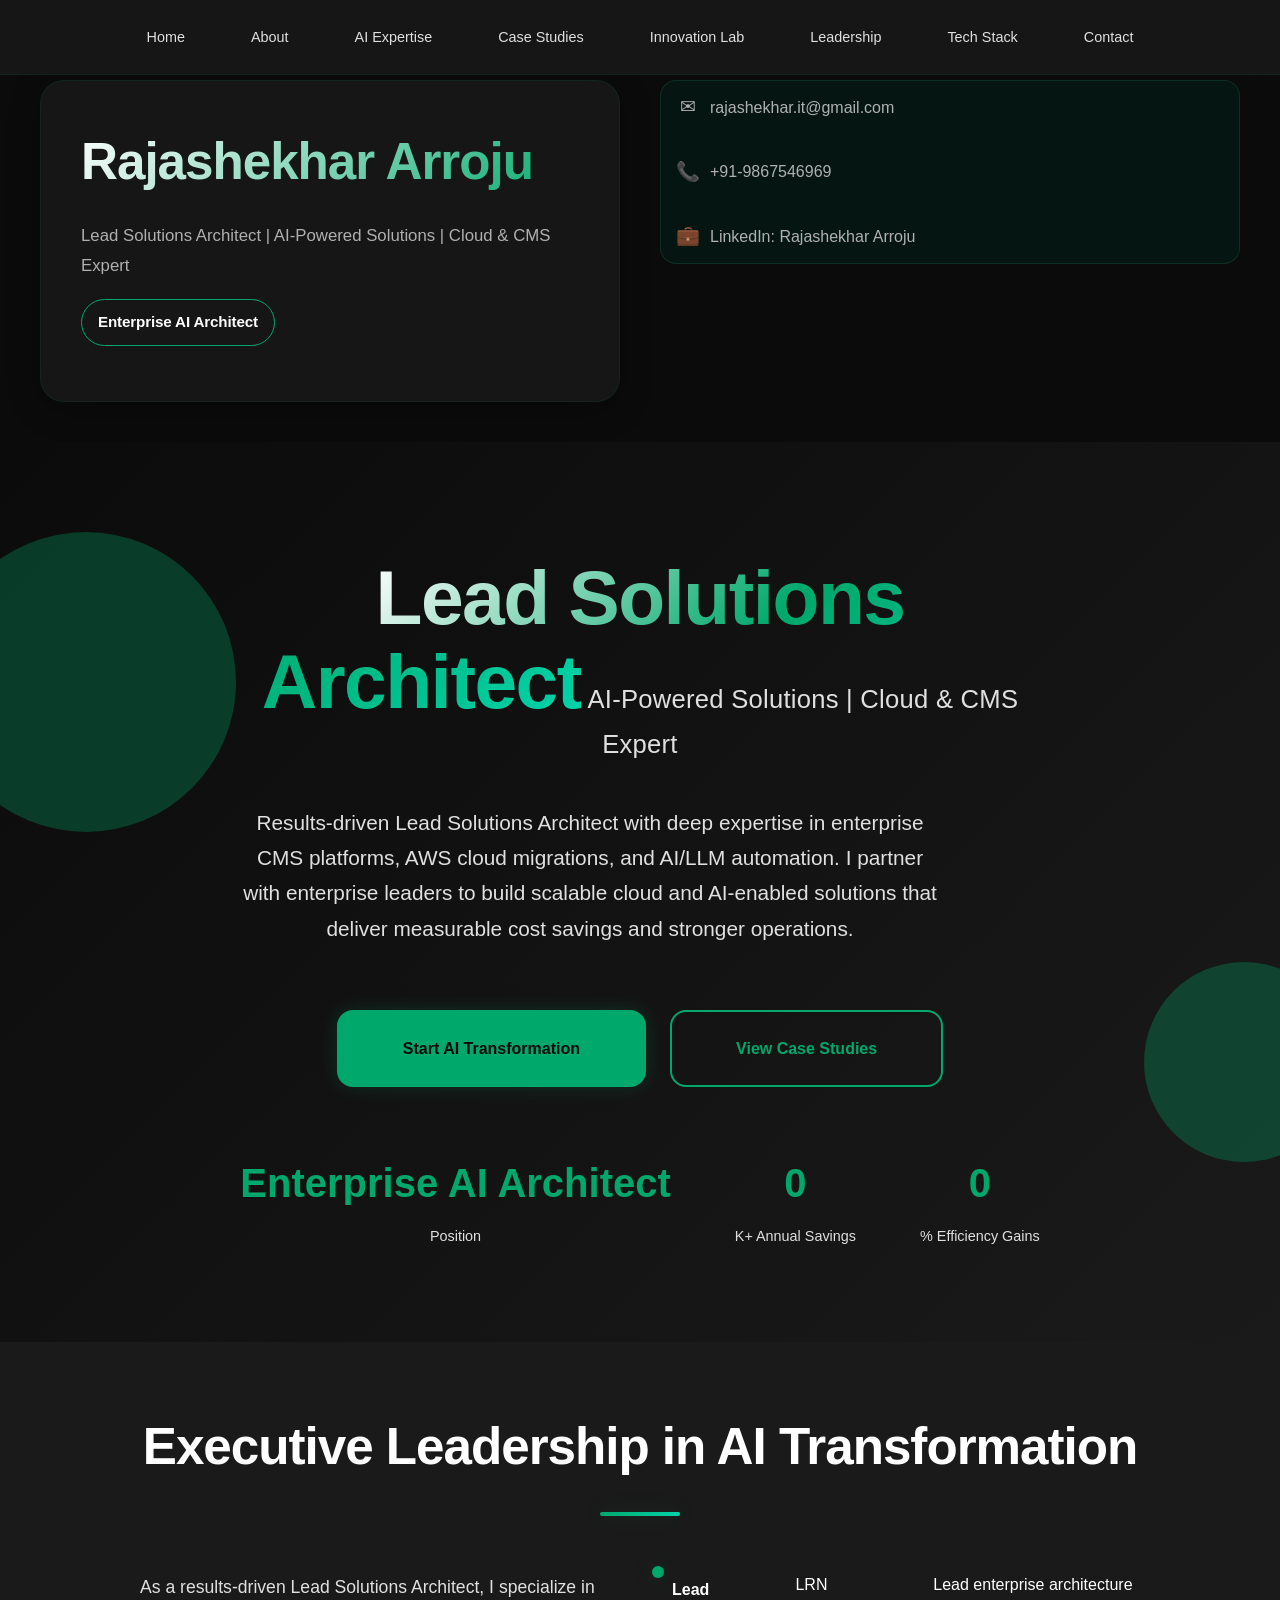
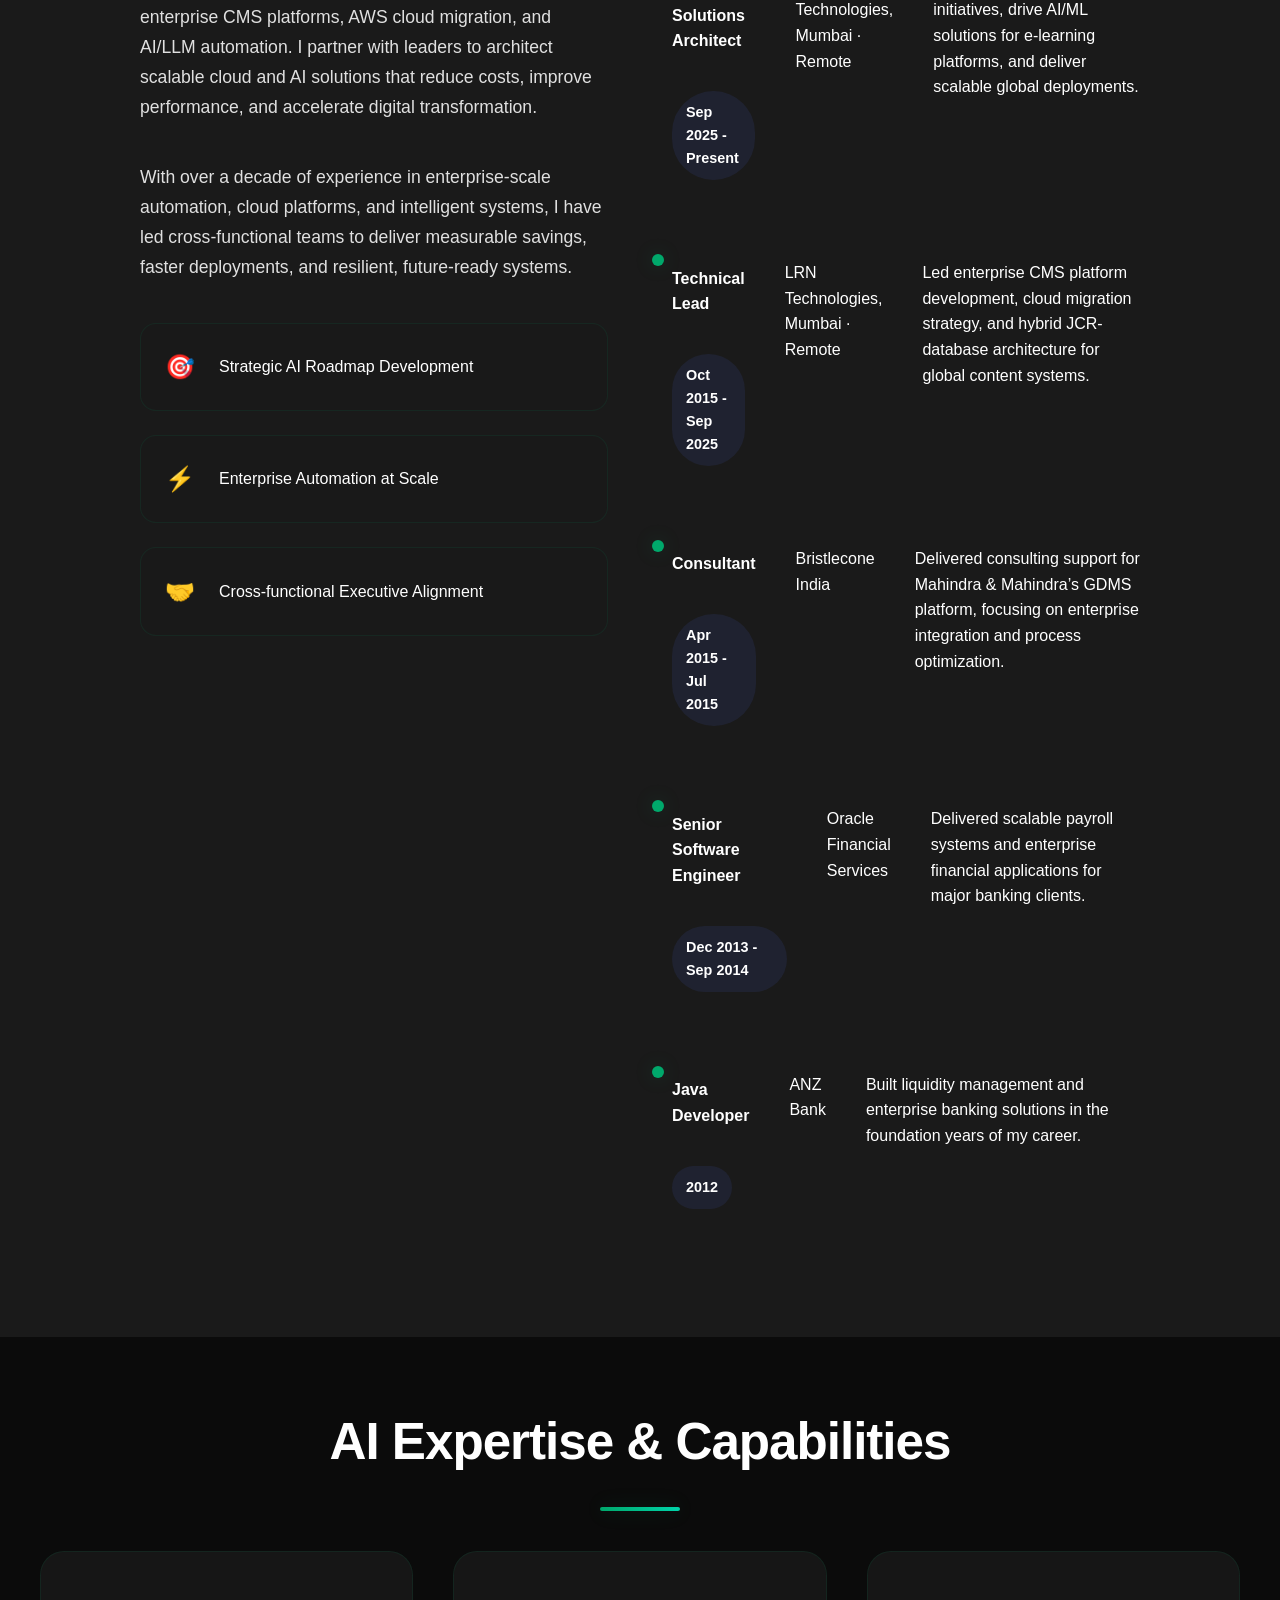
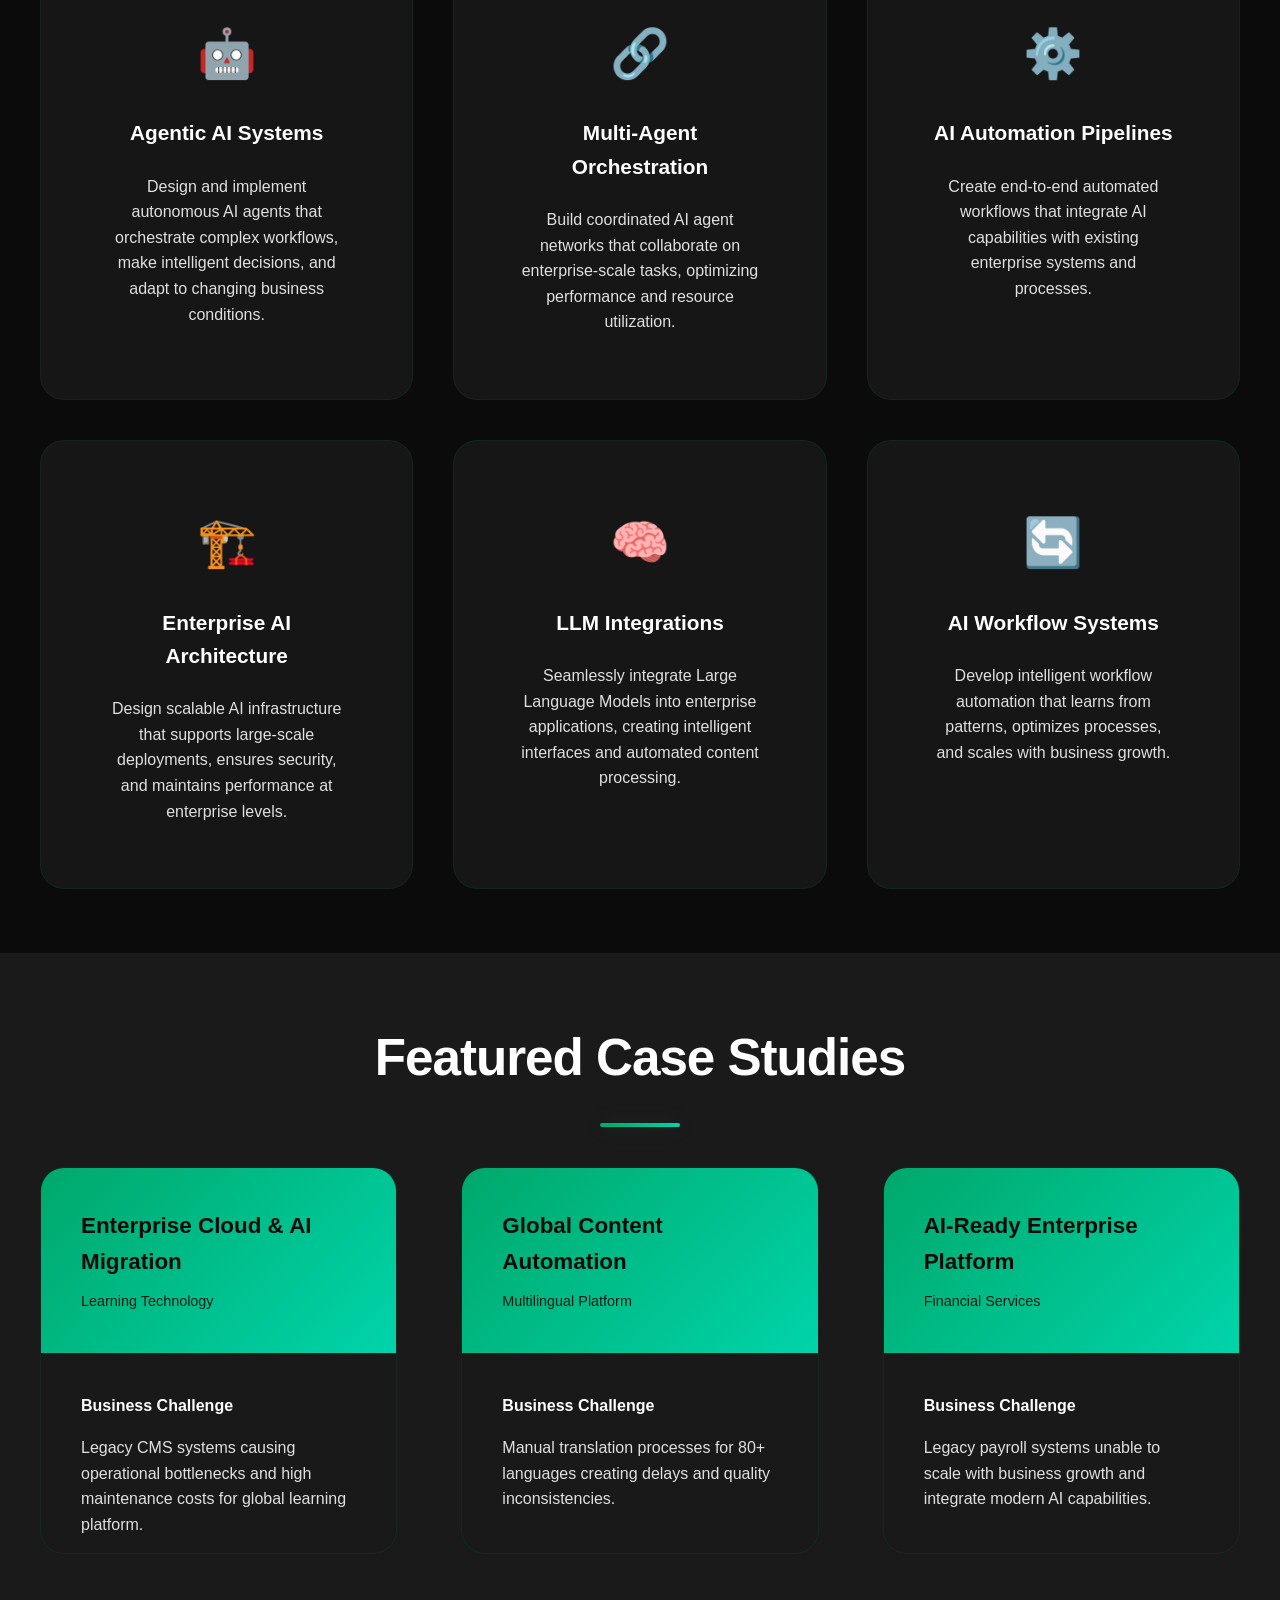
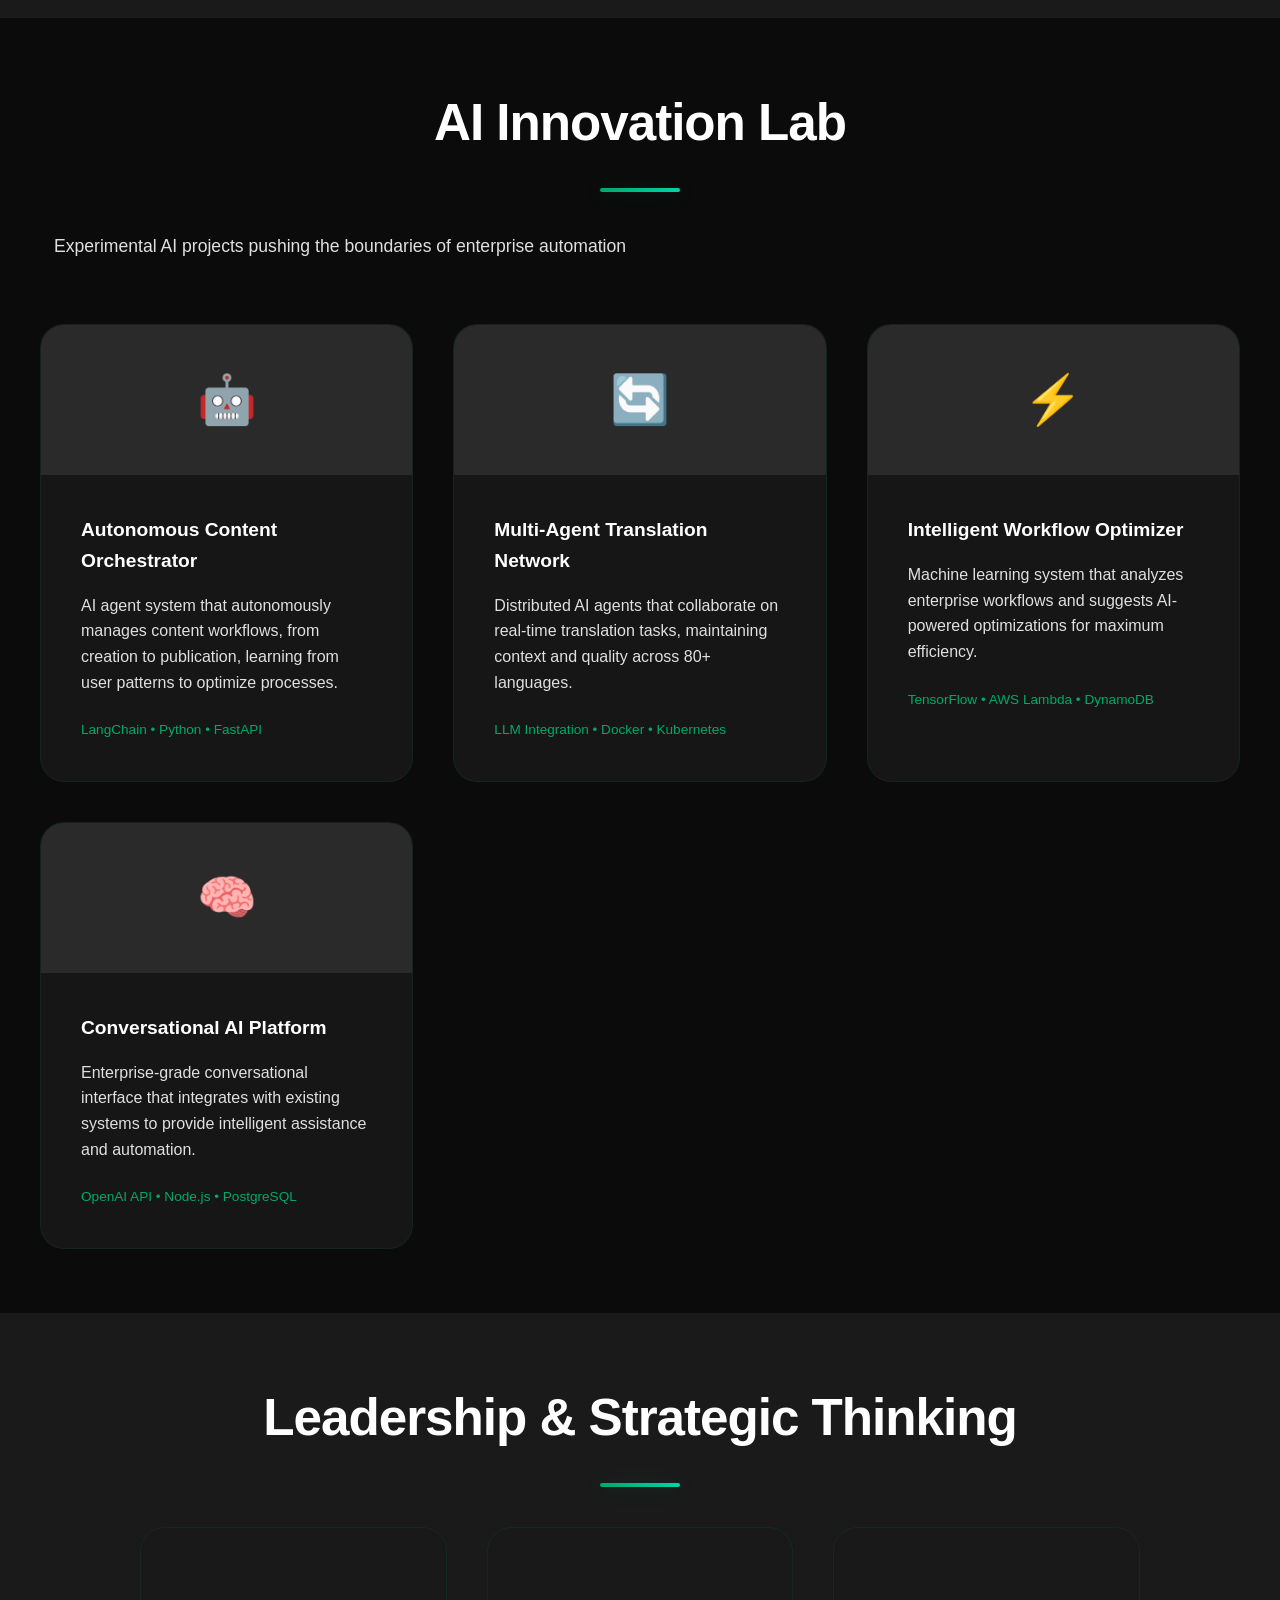
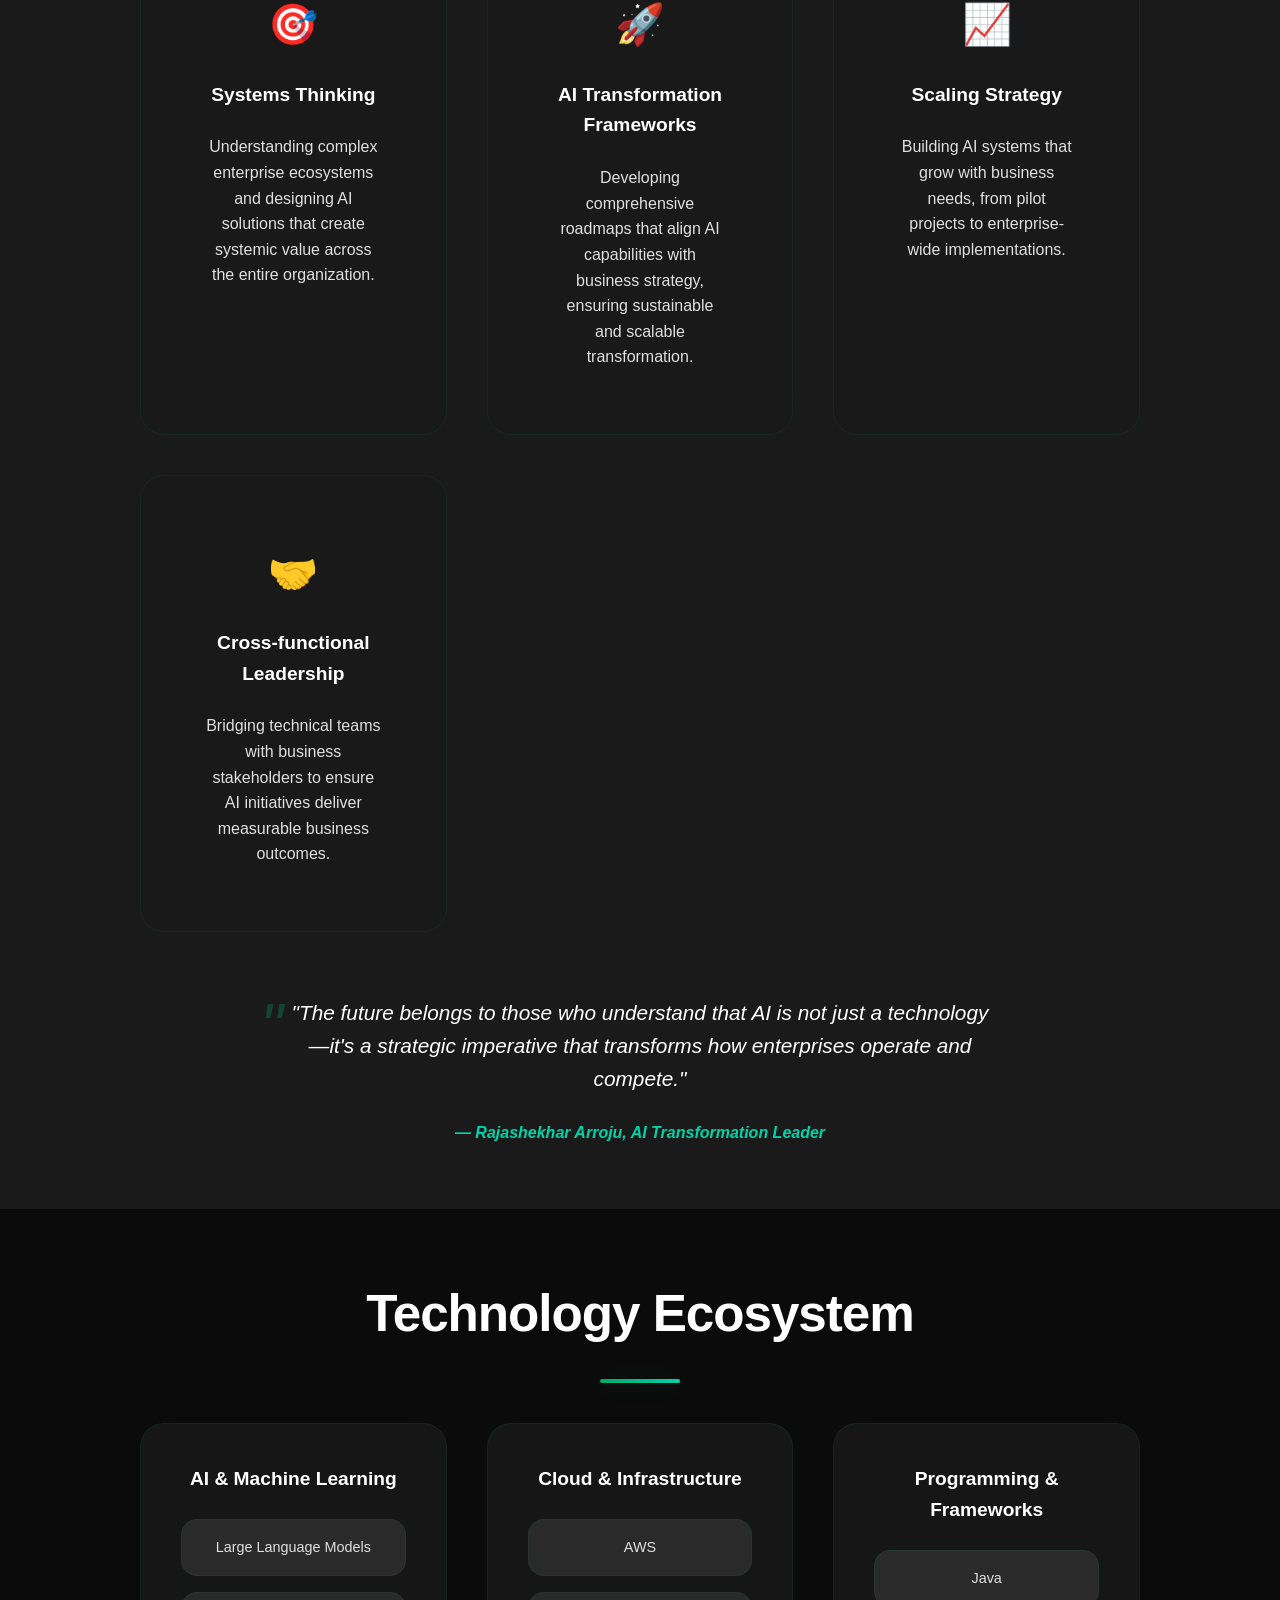
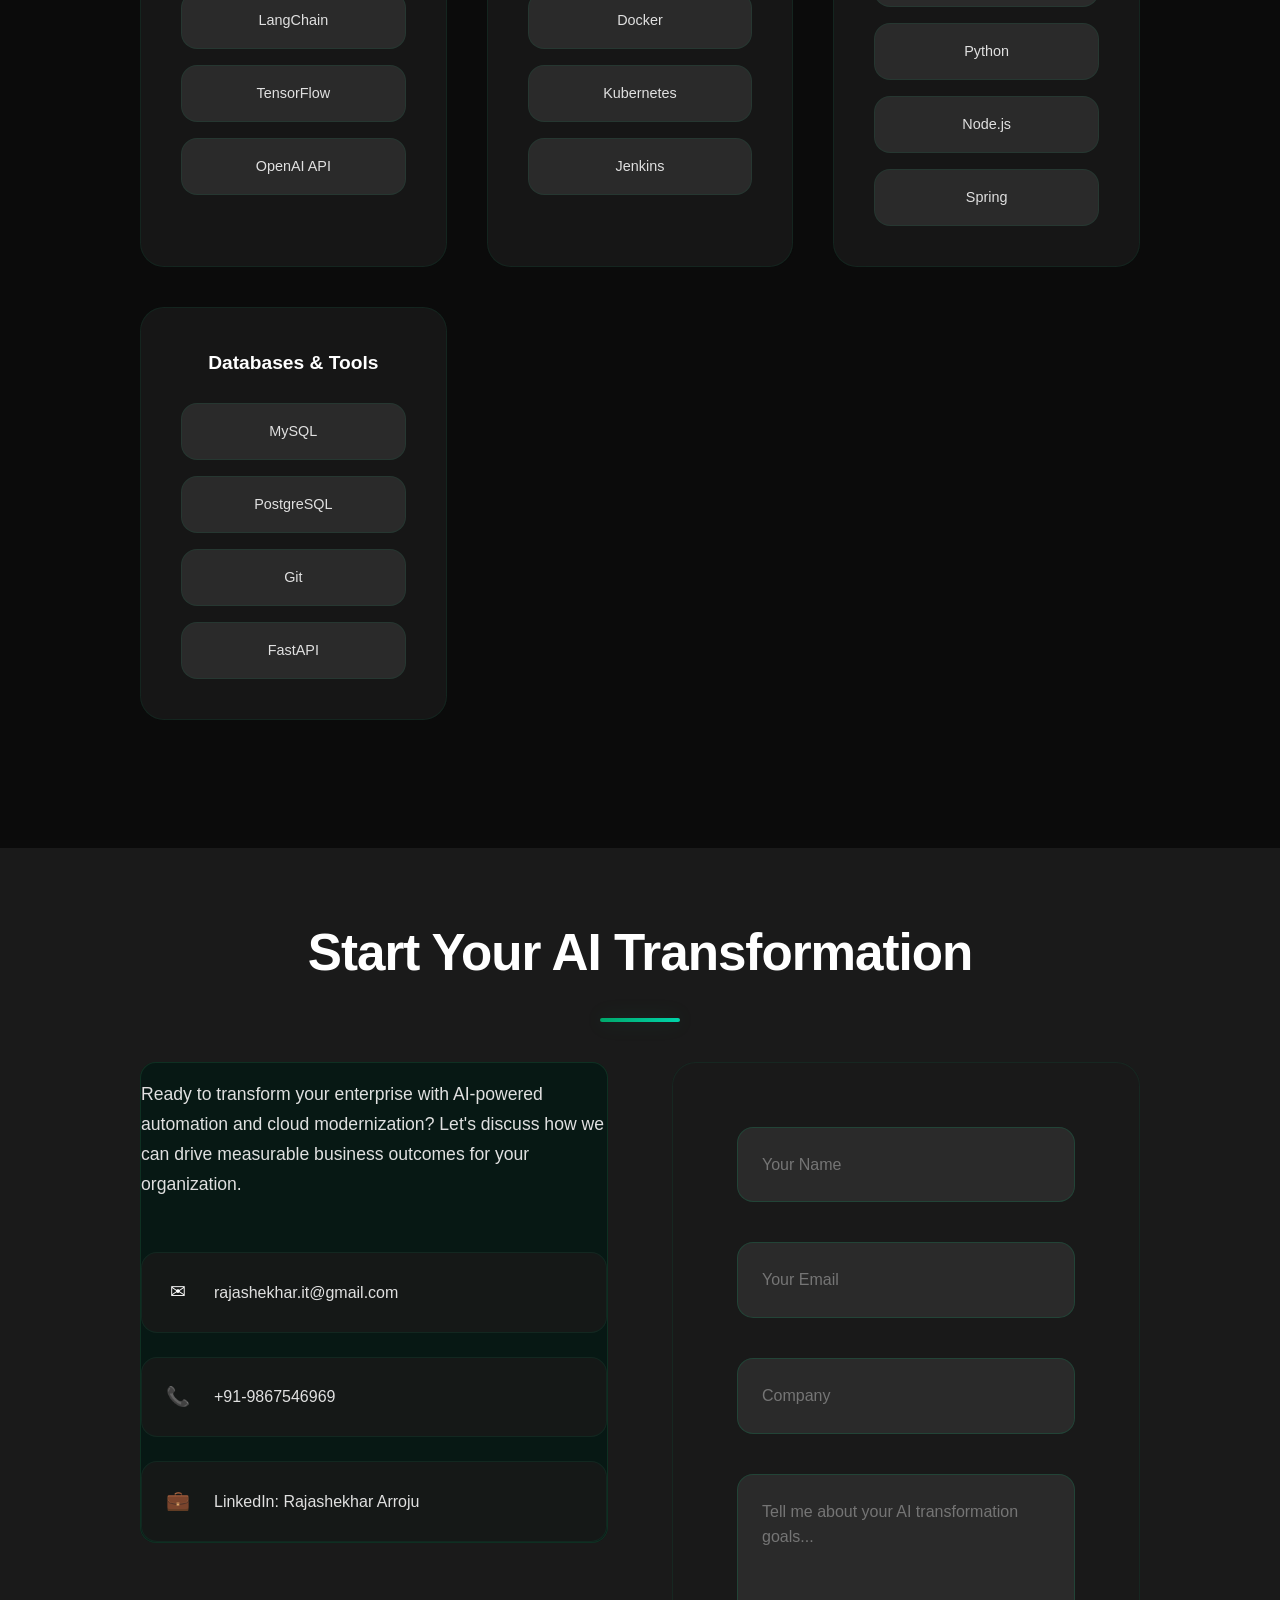
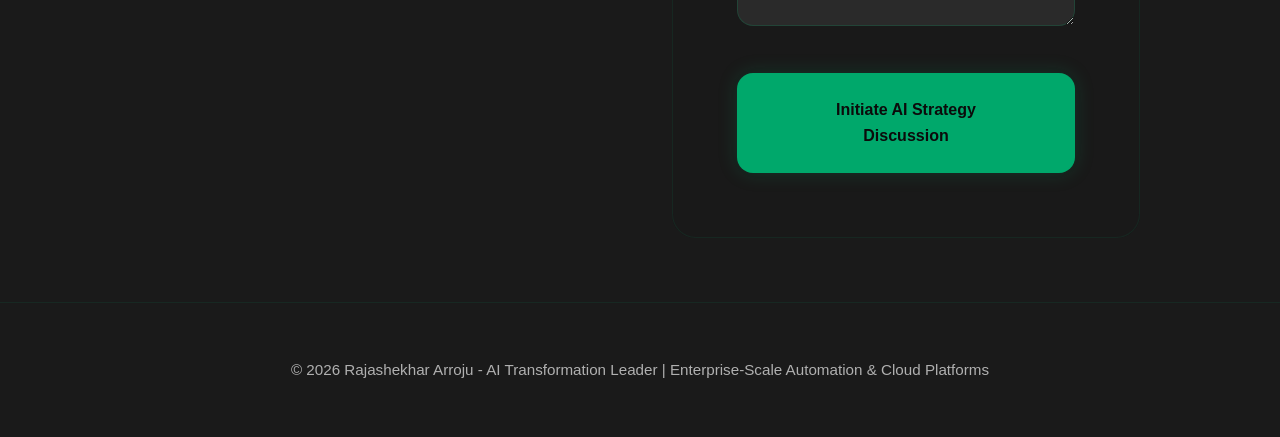
<file: index.html>
<!DOCTYPE html>
<html lang="en">
<head>
    <meta charset="UTF-8">
    <meta name="viewport" content="width=device-width, initial-scale=1.0">
    <title>Rajashekhar Arroju - Lead Solutions Architect | AI-Powered Solutions | Cloud & CMS Expert</title>
    <link rel="stylesheet" href="style.css">
</head>
<body>
    <!-- Header Section -->
    <header class="header">
        <div class="container">
            <div class="header-content">
                <div class="header-info">
                    <h1 class="name">Rajashekhar Arroju</h1>
                    <p class="title">Lead Solutions Architect | AI-Powered Solutions | Cloud & CMS Expert</p>
                    <p class="experience-badge" id="experience-badge">Enterprise AI Architect</p>
                </div>
                <div class="contact-info">
                    <a href="mailto:rajashekhar.it@gmail.com" class="contact-item">
                        <span class="contact-icon">✉</span>
                        rajashekhar.it@gmail.com
                    </a>
                    <a href="tel:+91-9867546969" class="contact-item">
                        <span class="contact-icon">📞</span>
                        +91-9867546969
                    </a>
                    <a href="#" target="_blank" class="contact-item">
                        <span class="contact-icon">💼</span>
                        LinkedIn: Rajashekhar Arroju
                    </a>
                </div>
            </div>
        </div>
    </header>

    <!-- Navigation -->
    <nav class="nav">
        <div class="container">
            <ul class="nav-links">
                <li><a href="#hero" class="nav-link">Home</a></li>
                <li><a href="#about" class="nav-link">About</a></li>
                <li><a href="#expertise" class="nav-link">AI Expertise</a></li>
                <li><a href="#case-studies" class="nav-link">Case Studies</a></li>
                <li><a href="#innovation" class="nav-link">Innovation Lab</a></li>
                <li><a href="#leadership" class="nav-link">Leadership</a></li>
                <li><a href="#tech-stack" class="nav-link">Tech Stack</a></li>
                <li><a href="#contact" class="nav-link">Contact</a></li>
            </ul>
        </div>
    </nav>

    <!-- Hero Section -->
    <section id="hero" class="section hero-section">
        <div class="container">
            <div class="hero-content">
                <h1 class="hero-title">
                    <span class="hero-title-main">Lead Solutions Architect</span>
                    <span class="hero-title-sub">AI-Powered Solutions | Cloud & CMS Expert</span>
                </h1>
                <p class="hero-description">
                    Results-driven Lead Solutions Architect with deep expertise in enterprise CMS platforms, AWS cloud migrations, and AI/LLM automation. I partner with enterprise leaders to build scalable cloud and AI-enabled solutions that deliver measurable cost savings and stronger operations.
                </p>
                <div class="hero-ctas">
                    <a href="#contact" class="cta-primary">Start AI Transformation</a>
                    <a href="#case-studies" class="cta-secondary">View Case Studies</a>
                </div>
                <div class="hero-stats">
                    <div class="stat-item">
                        <span class="stat-number">Enterprise AI Architect</span>
                        <span class="stat-label">Position</span>
                    </div>
                    <div class="stat-item">
                        <span class="stat-number" data-target="200">0</span>
                        <span class="stat-label">K+ Annual Savings</span>
                    </div>
                    <div class="stat-item">
                        <span class="stat-number" data-target="80">0</span>
                        <span class="stat-label">% Efficiency Gains</span>
                    </div>
                </div>
            </div>
            <div class="hero-particles"></div>
        </div>
    </section>

    <!-- Executive About Section -->
    <section id="about" class="section about-section">
        <div class="container">
            <div class="about-content">
                <h2 class="section-title">Executive Leadership in AI Transformation</h2>
                <div class="about-grid">
                    <div class="about-text">
                        <p>As a results-driven Lead Solutions Architect, I specialize in enterprise CMS platforms, AWS cloud migration, and AI/LLM automation. I partner with leaders to architect scalable cloud and AI solutions that reduce costs, improve performance, and accelerate digital transformation.</p>
                        <p>With over a decade of experience in enterprise-scale automation, cloud platforms, and intelligent systems, I have led cross-functional teams to deliver measurable savings, faster deployments, and resilient, future-ready systems.</p>
                        <div class="about-highlights">
                            <div class="highlight-item">
                                <span class="highlight-icon">🎯</span>
                                <span>Strategic AI Roadmap Development</span>
                            </div>
                            <div class="highlight-item">
                                <span class="highlight-icon">⚡</span>
                                <span>Enterprise Automation at Scale</span>
                            </div>
                            <div class="highlight-item">
                                <span class="highlight-icon">🤝</span>
                                <span>Cross-functional Executive Alignment</span>
                            </div>
                        </div>
                    </div>
                    <div class="about-timeline">
                        <div class="timeline-milestone">
                            <div class="timeline-header">
                                <h4>Lead Solutions Architect</h4>
                                <span class="timeline-period period" data-start="2025-09" data-end="present">Sep 2025 - Present</span>
                            </div>
                            <p>LRN Technologies, Mumbai · Remote</p>
                            <p>Lead enterprise architecture initiatives, drive AI/ML solutions for e-learning platforms, and deliver scalable global deployments.</p>
                        </div>
                        <div class="timeline-milestone">
                            <div class="timeline-header">
                                <h4>Technical Lead</h4>
                                <span class="timeline-period period" data-start="2015-10" data-end="2025-09">Oct 2015 - Sep 2025</span>
                            </div>
                            <p>LRN Technologies, Mumbai · Remote</p>
                            <p>Led enterprise CMS platform development, cloud migration strategy, and hybrid JCR-database architecture for global content systems.</p>
                        </div>
                        <div class="timeline-milestone">
                            <div class="timeline-header">
                                <h4>Consultant</h4>
                                <span class="timeline-period period" data-start="2015-04" data-end="2015-07">Apr 2015 - Jul 2015</span>
                            </div>
                            <p>Bristlecone India</p>
                            <p>Delivered consulting support for Mahindra & Mahindra’s GDMS platform, focusing on enterprise integration and process optimization.</p>
                        </div>
                        <div class="timeline-milestone">
                            <div class="timeline-header">
                                <h4>Senior Software Engineer</h4>
                                <span class="timeline-period period" data-start="2013-12" data-end="2014-09">Dec 2013 - Sep 2014</span>
                            </div>
                            <p>Oracle Financial Services</p>
                            <p>Delivered scalable payroll systems and enterprise financial applications for major banking clients.</p>
                        </div>
                        <div class="timeline-milestone">
                            <div class="timeline-header">
                                <h4>Java Developer</h4>
                                <span class="timeline-period period" data-start="2012-01" data-end="2012-12">2012</span>
                            </div>
                            <p>ANZ Bank</p>
                            <p>Built liquidity management and enterprise banking solutions in the foundation years of my career.</p>
                        </div>
                    </div>
                </div>
            </div>
        </div>
    </section>

    <!-- AI Expertise Section -->
    <section id="expertise" class="section expertise-section">
        <div class="container">
            <h2 class="section-title">AI Expertise & Capabilities</h2>
            <div class="expertise-grid">
                <div class="expertise-card">
                    <div class="expertise-icon">🤖</div>
                    <h3>Agentic AI Systems</h3>
                    <p>Design and implement autonomous AI agents that orchestrate complex workflows, make intelligent decisions, and adapt to changing business conditions.</p>
                </div>
                <div class="expertise-card">
                    <div class="expertise-icon">🔗</div>
                    <h3>Multi-Agent Orchestration</h3>
                    <p>Build coordinated AI agent networks that collaborate on enterprise-scale tasks, optimizing performance and resource utilization.</p>
                </div>
                <div class="expertise-card">
                    <div class="expertise-icon">⚙️</div>
                    <h3>AI Automation Pipelines</h3>
                    <p>Create end-to-end automated workflows that integrate AI capabilities with existing enterprise systems and processes.</p>
                </div>
                <div class="expertise-card">
                    <div class="expertise-icon">🏗️</div>
                    <h3>Enterprise AI Architecture</h3>
                    <p>Design scalable AI infrastructure that supports large-scale deployments, ensures security, and maintains performance at enterprise levels.</p>
                </div>
                <div class="expertise-card">
                    <div class="expertise-icon">🧠</div>
                    <h3>LLM Integrations</h3>
                    <p>Seamlessly integrate Large Language Models into enterprise applications, creating intelligent interfaces and automated content processing.</p>
                </div>
                <div class="expertise-card">
                    <div class="expertise-icon">🔄</div>
                    <h3>AI Workflow Systems</h3>
                    <p>Develop intelligent workflow automation that learns from patterns, optimizes processes, and scales with business growth.</p>
                </div>
            </div>
        </div>
    </section>

    <!-- Featured Case Studies -->
    <section id="case-studies" class="section case-studies-section">
        <div class="container">
            <h2 class="section-title">Featured Case Studies</h2>
            <div class="case-studies-grid">
                <div class="case-study-card">
                    <div class="case-study-header">
                        <h3>Enterprise Cloud & AI Migration</h3>
                        <span class="case-study-industry">Learning Technology</span>
                    </div>
                    <div class="case-study-content">
                        <div class="case-study-problem">
                            <h4>Business Challenge</h4>
                            <p>Legacy CMS systems causing operational bottlenecks and high maintenance costs for global learning platform.</p>
                        </div>
                        <div class="case-study-solution">
                            <h4>AI-Driven Solution</h4>
                            <p>Implemented cloud-native architecture with AI-powered content automation and automated translation workflows.</p>
                        </div>
                        <div class="case-study-results">
                            <div class="result-metric">
                                <span class="metric-value">$200K</span>
                                <span class="metric-label">Annual Savings</span>
                            </div>
                            <div class="result-metric">
                                <span class="metric-value">80%</span>
                                <span class="metric-label">Efficiency Gain</span>
                            </div>
                            <div class="result-metric">
                                <span class="metric-value">6mo</span>
                                <span class="metric-label">Faster Deployment</span>
                            </div>
                        </div>
                    </div>
                </div>
                <div class="case-study-card">
                    <div class="case-study-header">
                        <h3>Global Content Automation</h3>
                        <span class="case-study-industry">Multilingual Platform</span>
                    </div>
                    <div class="case-study-content">
                        <div class="case-study-problem">
                            <h4>Business Challenge</h4>
                            <p>Manual translation processes for 80+ languages creating delays and quality inconsistencies.</p>
                        </div>
                        <div class="case-study-solution">
                            <h4>AI-Driven Solution</h4>
                            <p>Built AI-powered translation pipeline with LLM integration and automated quality assurance workflows.</p>
                        </div>
                        <div class="case-study-results">
                            <div class="result-metric">
                                <span class="metric-value">80%</span>
                                <span class="metric-label">Time Reduction</span>
                            </div>
                            <div class="result-metric">
                                <span class="metric-value">95%</span>
                                <span class="metric-label">Quality Consistency</span>
                            </div>
                            <div class="result-metric">
                                <span class="metric-value">$150K</span>
                                <span class="metric-label">Cost Savings</span>
                            </div>
                        </div>
                    </div>
                </div>
                <div class="case-study-card">
                    <div class="case-study-header">
                        <h3>AI-Ready Enterprise Platform</h3>
                        <span class="case-study-industry">Financial Services</span>
                    </div>
                    <div class="case-study-content">
                        <div class="case-study-problem">
                            <h4>Business Challenge</h4>
                            <p>Legacy payroll systems unable to scale with business growth and integrate modern AI capabilities.</p>
                        </div>
                        <div class="case-study-solution">
                            <h4>AI-Driven Solution</h4>
                            <p>Modernized architecture with AI agent orchestration for automated compliance and intelligent processing.</p>
                        </div>
                        <div class="case-study-results">
                            <div class="result-metric">
                                <span class="metric-value">300%</span>
                                <span class="metric-label">Performance Increase</span>
                            </div>
                            <div class="result-metric">
                                <span class="metric-value">99.9%</span>
                                <span class="metric-label">Uptime</span>
                            </div>
                            <div class="result-metric">
                                <span class="metric-value">50%</span>
                                <span class="metric-label">Cost Reduction</span>
                            </div>
                        </div>
                    </div>
                </div>
            </div>
        </div>
    </section>

    <!-- AI Innovation Lab -->
    <section id="innovation" class="section innovation-section">
        <div class="container">
            <h2 class="section-title">AI Innovation Lab</h2>
            <p class="section-subtitle">Experimental AI projects pushing the boundaries of enterprise automation</p>
            <div class="innovation-grid">
                <div class="innovation-card">
                    <div class="innovation-preview">
                        <div class="preview-placeholder">🤖</div>
                    </div>
                    <div class="innovation-content">
                        <h3>Autonomous Content Orchestrator</h3>
                        <p>AI agent system that autonomously manages content workflows, from creation to publication, learning from user patterns to optimize processes.</p>
                        <div class="innovation-tech">LangChain • Python • FastAPI</div>
                    </div>
                </div>
                <div class="innovation-card">
                    <div class="innovation-preview">
                        <div class="preview-placeholder">🔄</div>
                    </div>
                    <div class="innovation-content">
                        <h3>Multi-Agent Translation Network</h3>
                        <p>Distributed AI agents that collaborate on real-time translation tasks, maintaining context and quality across 80+ languages.</p>
                        <div class="innovation-tech">LLM Integration • Docker • Kubernetes</div>
                    </div>
                </div>
                <div class="innovation-card">
                    <div class="innovation-preview">
                        <div class="preview-placeholder">⚡</div>
                    </div>
                    <div class="innovation-content">
                        <h3>Intelligent Workflow Optimizer</h3>
                        <p>Machine learning system that analyzes enterprise workflows and suggests AI-powered optimizations for maximum efficiency.</p>
                        <div class="innovation-tech">TensorFlow • AWS Lambda • DynamoDB</div>
                    </div>
                </div>
                <div class="innovation-card">
                    <div class="innovation-preview">
                        <div class="preview-placeholder">🧠</div>
                    </div>
                    <div class="innovation-content">
                        <h3>Conversational AI Platform</h3>
                        <p>Enterprise-grade conversational interface that integrates with existing systems to provide intelligent assistance and automation.</p>
                        <div class="innovation-tech">OpenAI API • Node.js • PostgreSQL</div>
                    </div>
                </div>
            </div>
        </div>
    </section>

    <!-- Leadership & Strategy Section -->
    <section id="leadership" class="section leadership-section">
        <div class="container">
            <h2 class="section-title">Leadership & Strategic Thinking</h2>
            <div class="leadership-content">
                <div class="leadership-pillars">
                    <div class="pillar-card">
                        <div class="pillar-icon">🎯</div>
                        <h3>Systems Thinking</h3>
                        <p>Understanding complex enterprise ecosystems and designing AI solutions that create systemic value across the entire organization.</p>
                    </div>
                    <div class="pillar-card">
                        <div class="pillar-icon">🚀</div>
                        <h3>AI Transformation Frameworks</h3>
                        <p>Developing comprehensive roadmaps that align AI capabilities with business strategy, ensuring sustainable and scalable transformation.</p>
                    </div>
                    <div class="pillar-card">
                        <div class="pillar-icon">📈</div>
                        <h3>Scaling Strategy</h3>
                        <p>Building AI systems that grow with business needs, from pilot projects to enterprise-wide implementations.</p>
                    </div>
                    <div class="pillar-card">
                        <div class="pillar-icon">🤝</div>
                        <h3>Cross-functional Leadership</h3>
                        <p>Bridging technical teams with business stakeholders to ensure AI initiatives deliver measurable business outcomes.</p>
                    </div>
                </div>
                <div class="leadership-quote">
                    <blockquote>
                        "The future belongs to those who understand that AI is not just a technology—it's a strategic imperative that transforms how enterprises operate and compete."
                    </blockquote>
                    <cite>— Rajashekhar Arroju, AI Transformation Leader</cite>
                </div>
            </div>
        </div>
    </section>

    <!-- Tech Stack Visualization -->
    <section id="tech-stack" class="section tech-stack-section">
        <div class="container">
            <h2 class="section-title">Technology Ecosystem</h2>
            <div class="tech-stack-content">
                <div class="tech-categories">
                    <div class="tech-category">
                        <h3>AI & Machine Learning</h3>
                        <div class="tech-list">
                            <span class="tech-item">Large Language Models</span>
                            <span class="tech-item">LangChain</span>
                            <span class="tech-item">TensorFlow</span>
                            <span class="tech-item">OpenAI API</span>
                        </div>
                    </div>
                    <div class="tech-category">
                        <h3>Cloud & Infrastructure</h3>
                        <div class="tech-list">
                            <span class="tech-item">AWS</span>
                            <span class="tech-item">Docker</span>
                            <span class="tech-item">Kubernetes</span>
                            <span class="tech-item">Jenkins</span>
                        </div>
                    </div>
                    <div class="tech-category">
                        <h3>Programming & Frameworks</h3>
                        <div class="tech-list">
                            <span class="tech-item">Java</span>
                            <span class="tech-item">Python</span>
                            <span class="tech-item">Node.js</span>
                            <span class="tech-item">Spring</span>
                        </div>
                    </div>
                    <div class="tech-category">
                        <h3>Databases & Tools</h3>
                        <div class="tech-list">
                            <span class="tech-item">MySQL</span>
                            <span class="tech-item">PostgreSQL</span>
                            <span class="tech-item">Git</span>
                            <span class="tech-item">FastAPI</span>
                        </div>
                    </div>
                </div>
            </div>
        </div>
    </section>

    <!-- Contact Section -->
    <section id="contact" class="section contact-section">
        <div class="container">
            <h2 class="section-title">Start Your AI Transformation</h2>
            <div class="contact-content">
                <div class="contact-info">
                    <p>Ready to transform your enterprise with AI-powered automation and cloud modernization? Let's discuss how we can drive measurable business outcomes for your organization.</p>
                    <div class="contact-details">
                        <div class="contact-detail">
                            <span class="contact-icon">✉</span>
                            <a href="mailto:rajashekhar.it@gmail.com">rajashekhar.it@gmail.com</a>
                        </div>
                        <div class="contact-detail">
                            <span class="contact-icon">📞</span>
                            <a href="tel:+91-9867546969">+91-9867546969</a>
                        </div>
                        <div class="contact-detail">
                            <span class="contact-icon">💼</span>
                            <a href="#" target="_blank">LinkedIn: Rajashekhar Arroju</a>
                        </div>
                    </div>
                </div>
                <form class="contact-form">
                    <div class="form-group">
                        <input type="text" placeholder="Your Name" required>
                    </div>
                    <div class="form-group">
                        <input type="email" placeholder="Your Email" required>
                    </div>
                    <div class="form-group">
                        <input type="text" placeholder="Company" required>
                    </div>
                    <div class="form-group">
                        <textarea placeholder="Tell me about your AI transformation goals..." rows="4" required></textarea>
                    </div>
                    <button type="submit" class="submit-btn">Initiate AI Strategy Discussion</button>
                </form>
            </div>
        </div>
    </section>

    <!-- Footer -->
    <footer class="footer">
        <div class="container">
            <p class="footer-text">© 2026 Rajashekhar Arroju - AI Transformation Leader | Enterprise-Scale Automation & Cloud Platforms</p>
        </div>
    </footer>

    <script src="app.js"></script>
</file>
<file: style.css>
:root {
  --bg-primary: #0B0B0B;
  --bg-secondary: #1A1A1A;
  --bg-tertiary: #2A2A2A;
  --accent-primary: #00A86B;
  --accent-secondary: #00D4AA;
  --accent-glow: rgba(0, 168, 107, 0.3);
  --text-primary: #FFFFFF;
  --text-secondary: #E0E0E0;
  --text-muted: #B0B0B0;
  --border: rgba(0, 168, 107, 0.2);
  --glass-bg: rgba(26, 26, 26, 0.8);
  --glass-border: rgba(0, 168, 107, 0.1);
  --shadow: 0 8px 32px rgba(0, 0, 0, 0.3);
  --shadow-glow: 0 0 20px rgba(0, 168, 107, 0.2);
  --radius: 16px;
  --radius-lg: 24px;
  --space-xs: 8px;
  --space-sm: 16px;
  --space-md: 24px;
  --space-lg: 40px;
  --space-xl: 64px;
  --font-primary: 'Inter', -apple-system, BlinkMacSystemFont, 'Segoe UI', sans-serif;
  --font-mono: 'JetBrains Mono', monospace;
  --transition: all 0.3s cubic-bezier(0.4, 0, 0.2, 1);
  --transition-slow: all 0.5s cubic-bezier(0.4, 0, 0.2, 1);
}

* {
  box-sizing: border-box;
}

html {
  scroll-behavior: smooth;
}

body {
  margin: 0;
  min-height: 100vh;
  font-family: var(--font-primary);
  color: var(--text-primary);
  background: var(--bg-primary);
  line-height: 1.6;
  -webkit-font-smoothing: antialiased;
  -moz-osx-font-smoothing: grayscale;
}

img {
  max-width: 100%;
  display: block;
}

a {
  color: inherit;
  text-decoration: none;
}

button,
input,
textarea,
select {
  font: inherit;
}

.container {
  width: min(1200px, calc(100% - 40px));
  margin: 0 auto;
}

.header,
.nav,
.section,
.footer {
  position: relative;
}

.header {
  padding: var(--space-lg) 0 0;
}

.header-content {
  display: grid;
  grid-template-columns: 1fr 1fr;
  gap: var(--space-lg);
  align-items: start;
  padding: var(--space-lg) 0;
}

.header-info {
  background: var(--glass-bg);
  backdrop-filter: blur(20px);
  border: 1px solid var(--glass-border);
  border-radius: var(--radius-lg);
  padding: var(--space-lg);
  box-shadow: var(--shadow);
}

.name {
  font-size: clamp(2.5rem, 4vw, 4rem);
  font-weight: 700;
  margin: 0 0 var(--space-sm) 0;
  background: linear-gradient(135deg, var(--text-primary), var(--accent-primary));
  -webkit-background-clip: text;
  -webkit-text-fill-color: transparent;
  background-clip: text;
  letter-spacing: -0.02em;
}

.title {
  font-size: 1.1rem;
  color: var(--text-secondary);
  margin: 0 0 var(--space-md) 0;
  line-height: 1.6;
  font-weight: 400;
}

.experience-badge {
  display: inline-flex;
  align-items: center;
  gap: var(--space-xs);
  padding: var(--space-sm) var(--space-md);
  background: var(--accent-glow);
  border: 1px solid var(--accent-primary);
  border-radius: 999px;
  color: var(--accent-primary);
  font-weight: 600;
  font-size: 0.95rem;
  letter-spacing: -0.01em;
  transition: var(--transition);
}

.experience-badge:hover {
  transform: translateY(-2px);
  box-shadow: var(--shadow-glow);
}

.contact-info {
  background: var(--glass-bg);
  backdrop-filter: blur(20px);
  border: 1px solid var(--glass-border);
  border-radius: var(--radius-lg);
  padding: var(--space-lg);
  box-shadow: var(--shadow);
}

.contact-item {
  display: flex;
  align-items: center;
  gap: var(--space-sm);
  padding: var(--space-sm) var(--space-md);
  border-radius: var(--radius);
  color: var(--text-secondary);
  transition: var(--transition);
  border: 1px solid transparent;
}

.contact-item:hover {
  background: var(--accent-glow);
  border-color: var(--accent-primary);
  color: var(--text-primary);
  transform: translateX(4px);
}

.contact-icon {
  font-size: 1.2rem;
  width: 24px;
  text-align: center;
}
}

.name {
  font-size: clamp(2.4rem, 3.5vw, 4rem);
  margin: 0;
  letter-spacing: -0.05em;
}

.title {
  margin: 18px 0 0;
  font-size: 1.05rem;
  color: var(--text-muted);
  line-height: 1.8;
}

.experience-badge {
  display: inline-flex;
  align-items: center;
  margin-top: 18px;
  padding: 10px 16px;
  border-radius: 999px;
  background: var(--accent-soft);
  color: var(--accent);
  font-weight: 600;
  letter-spacing: -0.01em;
  font-size: 0.95rem;
}

.contact-info {
  display: grid;
  gap: 12px;
  padding: var(--space-24);
  align-self: start;
  border-radius: var(--radius);
  background: rgba(6, 24, 20, 0.92);
  border: 1px solid rgba(77, 230, 138, 0.12);
  box-shadow: var(--shadow-soft);
}

.contact-item {
  display: inline-flex;
  gap: 10px;
  align-items: center;
  color: var(--text-muted);
  border-radius: 999px;
  padding: 10px 14px;
  transition: transform 200ms ease, background 200ms ease;
}

.contact-item:hover {
  transform: translateX(2px);
  background: rgba(79, 109, 245, 0.06);
}

.contact-icon {
  display: inline-flex;
  width: 24px;
  justify-content: center;
}

.nav {
  position: fixed;
  top: 0;
  width: 100%;
  padding: var(--space-md) 0;
  backdrop-filter: blur(20px);
  background: var(--glass-bg);
  border-bottom: 1px solid var(--glass-border);
  z-index: 1000;
  transition: var(--transition);
}

.nav-links {
  display: flex;
  flex-wrap: wrap;
  justify-content: center;
  gap: var(--space-sm);
  list-style: none;
  margin: 0;
  padding: 0;
}

.nav-link {
  color: var(--text-secondary);
  padding: var(--space-sm) var(--space-md);
  border-radius: 999px;
  background: transparent;
  font-size: 0.9rem;
  font-weight: 500;
  transition: var(--transition);
  border: 1px solid transparent;
}

.nav-link:hover,
.nav-link.active {
  background: var(--accent-glow);
  color: var(--accent-primary);
  border-color: var(--accent-primary);
  transform: translateY(-2px);
}

.section {
  padding: var(--space-xl) 0;
  position: relative;
}

.section:nth-child(even) {
  background: var(--bg-secondary);
}

.section-title {
  font-size: clamp(2.2rem, 4vw, 3.2rem);
  font-weight: 700;
  margin: 0 auto var(--space-lg) 0;
  text-align: center;
  color: var(--text-primary);
  letter-spacing: -0.02em;
  position: relative;
}

.section-title::after {
  content: '';
  display: block;
  width: 80px;
  height: 4px;
  margin: var(--space-md) auto 0;
  border-radius: 2px;
  background: linear-gradient(90deg, var(--accent-primary), var(--accent-secondary));
  box-shadow: var(--shadow-glow);
}

.section-subtitle {
  font-size: 1.1rem;
  color: var(--text-secondary);
  text-align: center;
  margin: 0 auto var(--space-xl) 0;
  max-width: 600px;
  line-height: 1.6;
}

/* Hero Section */
.hero-section {
  min-height: 100vh;
  display: flex;
  align-items: center;
  background: linear-gradient(135deg, var(--bg-primary) 0%, var(--bg-secondary) 100%);
  overflow: hidden;
}

.hero-content {
  text-align: center;
  max-width: 800px;
  margin: 0 auto;
}

.hero-title {
  margin-bottom: var(--space-lg);
}

.hero-title-main {
  font-size: clamp(3rem, 6vw, 5rem);
  font-weight: 800;
  margin: 0;
  background: linear-gradient(135deg, var(--text-primary) 0%, var(--accent-primary) 50%, var(--accent-secondary) 100%);
  -webkit-background-clip: text;
  -webkit-text-fill-color: transparent;
  background-clip: text;
  letter-spacing: -0.02em;
  line-height: 1.1;
  animation: fadeInUp 1s ease-out;
}

.hero-title-sub {
  font-size: clamp(1.2rem, 2vw, 1.8rem);
  font-weight: 400;
  color: var(--text-secondary);
  margin: var(--space-md) 0 0 0;
  letter-spacing: 0.01em;
  animation: fadeInUp 1s ease-out 0.2s both;
}

.hero-description {
  font-size: 1.3rem;
  color: var(--text-secondary);
  line-height: 1.7;
  margin: 0 auto var(--space-xl) 0;
  max-width: 700px;
  animation: fadeInUp 1s ease-out 0.4s both;
}

.hero-ctas {
  display: flex;
  gap: var(--space-md);
  justify-content: center;
  margin-bottom: var(--space-xl);
  animation: fadeInUp 1s ease-out 0.6s both;
}

.cta-primary,
.cta-secondary {
  padding: var(--space-md) var(--space-xl);
  border-radius: var(--radius);
  font-weight: 600;
  font-size: 1rem;
  text-decoration: none;
  transition: var(--transition);
  border: 2px solid var(--accent-primary);
  position: relative;
  overflow: hidden;
}

.cta-primary {
  background: var(--accent-primary);
  color: var(--bg-primary);
  box-shadow: var(--shadow-glow);
}

.cta-primary:hover {
  transform: translateY(-3px);
  box-shadow: 0 10px 30px var(--accent-glow);
}

.cta-secondary {
  background: transparent;
  color: var(--accent-primary);
}

.cta-secondary:hover {
  background: var(--accent-glow);
  transform: translateY(-3px);
}

.hero-stats {
  display: flex;
  justify-content: center;
  gap: var(--space-xl);
  animation: fadeInUp 1s ease-out 0.8s both;
}

.stat-item {
  text-align: center;
}

.stat-number {
  font-size: 2.5rem;
  font-weight: 800;
  color: var(--accent-primary);
  display: block;
  margin-bottom: var(--space-xs);
}

.stat-label {
  font-size: 0.9rem;
  color: var(--text-secondary);
  font-weight: 500;
}

.hero-particles {
  position: absolute;
  top: 0;
  left: 0;
  width: 100%;
  height: 100%;
  pointer-events: none;
  overflow: hidden;
}

.hero-particles::before,
.hero-particles::after {
  content: '';
  position: absolute;
  border-radius: 50%;
  background: var(--accent-glow);
  animation: float 6s ease-in-out infinite;
}

.hero-particles::before {
  width: 300px;
  height: 300px;
  top: 10%;
  left: -5%;
  animation-delay: 0s;
}

.hero-particles::after {
  width: 200px;
  height: 200px;
  bottom: 20%;
  right: -5%;
  animation-delay: 3s;
}

/* About Section */
.about-section {
  background: var(--bg-secondary);
}

.about-content {
  max-width: 1000px;
  margin: 0 auto;
}

.about-grid {
  display: grid;
  grid-template-columns: 1fr 1fr;
  gap: var(--space-xl);
  align-items: start;
}

.about-text p {
  font-size: 1.1rem;
  line-height: 1.7;
  margin-bottom: var(--space-lg);
  color: var(--text-secondary);
}

.about-highlights {
  display: grid;
  gap: var(--space-md);
}

.highlight-item {
  display: flex;
  align-items: center;
  gap: var(--space-md);
  padding: var(--space-md);
  background: var(--glass-bg);
  border: 1px solid var(--glass-border);
  border-radius: var(--radius);
  transition: var(--transition);
}

.highlight-item:hover {
  transform: translateY(-2px);
  border-color: var(--accent-primary);
  box-shadow: var(--shadow-glow);
}

.highlight-icon {
  font-size: 1.5rem;
  color: var(--accent-primary);
}

.about-timeline {
  position: relative;
}

.timeline-milestone {
  display: flex;
  gap: var(--space-lg);
  margin-bottom: var(--space-xl);
  position: relative;
}

.timeline-milestone::before {
  content: '';
  position: absolute;
  left: -20px;
  top: 10px;
  width: 12px;
  height: 12px;
  background: var(--accent-primary);
  border-radius: 50%;
  box-shadow: var(--shadow-glow);
}

.milestone-year {
  font-size: 1.5rem;
  font-weight: 700;
  color: var(--accent-primary);
  min-width: 80px;
}

.milestone-content h4 {
  font-size: 1.1rem;
  margin: 0 0 var(--space-sm) 0;
  color: var(--text-primary);
}

.milestone-content p {
  margin: 0;
  color: var(--text-secondary);
  line-height: 1.6;
}

/* Expertise Section */
.expertise-section {
  background: var(--bg-primary);
}

.expertise-grid {
  display: grid;
  grid-template-columns: repeat(auto-fit, minmax(300px, 1fr));
  gap: var(--space-lg);
}

.expertise-card {
  background: var(--glass-bg);
  backdrop-filter: blur(20px);
  border: 1px solid var(--glass-border);
  border-radius: var(--radius-lg);
  padding: var(--space-xl);
  transition: var(--transition);
  text-align: center;
}

.expertise-card:hover {
  transform: translateY(-5px);
  border-color: var(--accent-primary);
  box-shadow: var(--shadow-glow);
}

.expertise-icon {
  font-size: 3rem;
  margin-bottom: var(--space-md);
  display: block;
}

.expertise-card h3 {
  font-size: 1.3rem;
  margin: 0 0 var(--space-md) 0;
  color: var(--text-primary);
}

.expertise-card p {
  margin: 0;
  color: var(--text-secondary);
  line-height: 1.6;
}

/* Case Studies Section */
.case-studies-section {
  background: var(--bg-secondary);
}

.case-studies-grid {
  display: grid;
  grid-template-columns: repeat(auto-fit, minmax(350px, 1fr));
  gap: var(--space-xl);
}

.case-study-card {
  background: var(--glass-bg);
  backdrop-filter: blur(20px);
  border: 1px solid var(--glass-border);
  border-radius: var(--radius-lg);
  overflow: hidden;
  transition: var(--transition);
}

.case-study-card:hover {
  transform: translateY(-5px);
  border-color: var(--accent-primary);
  box-shadow: var(--shadow-glow);
}

.case-study-header {
  padding: var(--space-lg);
  background: linear-gradient(135deg, var(--accent-primary), var(--accent-secondary));
  color: var(--bg-primary);
}

.case-study-header h3 {
  margin: 0 0 var(--space-xs) 0;
  font-size: 1.4rem;
}

.case-study-industry {
  font-size: 0.9rem;
  opacity: 0.9;
  font-weight: 500;
}

.case-study-content {
  padding: var(--space-lg);
}

.case-study-problem,
.case-study-solution {
  margin-bottom: var(--space-lg);
}

.case-study-problem h4,
.case-study-solution h4 {
  font-size: 1rem;
  margin: 0 0 var(--space-sm) 0;
  color: var(--text-primary);
  font-weight: 600;
}

.case-study-problem p,
.case-study-solution p {
  margin: 0;
  color: var(--text-secondary);
  line-height: 1.6;
}

.case-study-results {
  display: flex;
  gap: var(--space-md);
  margin-top: var(--space-lg);
}

.result-metric {
  flex: 1;
  text-align: center;
  padding: var(--space-md);
  background: var(--bg-tertiary);
  border-radius: var(--radius);
}

.metric-value {
  font-size: 1.8rem;
  font-weight: 700;
  color: var(--accent-primary);
  display: block;
  margin-bottom: var(--space-xs);
}

.metric-label {
  font-size: 0.85rem;
  color: var(--text-secondary);
  font-weight: 500;
}

/* Innovation Lab Section */
.innovation-section {
  background: var(--bg-primary);
}

.innovation-grid {
  display: grid;
  grid-template-columns: repeat(auto-fit, minmax(300px, 1fr));
  gap: var(--space-lg);
}

.innovation-card {
  background: var(--glass-bg);
  backdrop-filter: blur(20px);
  border: 1px solid var(--glass-border);
  border-radius: var(--radius-lg);
  overflow: hidden;
  transition: var(--transition);
}

.innovation-card:hover {
  transform: translateY(-5px);
  border-color: var(--accent-primary);
  box-shadow: var(--shadow-glow);
}

.innovation-preview {
  height: 150px;
  background: var(--bg-tertiary);
  display: flex;
  align-items: center;
  justify-content: center;
}

.preview-placeholder {
  font-size: 3rem;
}

.innovation-content {
  padding: var(--space-lg);
}

.innovation-content h3 {
  margin: 0 0 var(--space-sm) 0;
  font-size: 1.2rem;
  color: var(--text-primary);
}

.innovation-content p {
  margin: 0 0 var(--space-md) 0;
  color: var(--text-secondary);
  line-height: 1.6;
}

.innovation-tech {
  font-size: 0.85rem;
  color: var(--accent-primary);
  font-weight: 500;
}

/* Leadership Section */
.leadership-section {
  background: var(--bg-secondary);
}

.leadership-content {
  max-width: 1000px;
  margin: 0 auto;
}

.leadership-pillars {
  display: grid;
  grid-template-columns: repeat(auto-fit, minmax(250px, 1fr));
  gap: var(--space-lg);
  margin-bottom: var(--space-xl);
}

.pillar-card {
  background: var(--glass-bg);
  backdrop-filter: blur(20px);
  border: 1px solid var(--glass-border);
  border-radius: var(--radius-lg);
  padding: var(--space-xl);
  text-align: center;
  transition: var(--transition);
}

.pillar-card:hover {
  transform: translateY(-5px);
  border-color: var(--accent-primary);
  box-shadow: var(--shadow-glow);
}

.pillar-icon {
  font-size: 2.5rem;
  margin-bottom: var(--space-md);
  display: block;
}

.pillar-card h3 {
  font-size: 1.2rem;
  margin: 0 0 var(--space-md) 0;
  color: var(--text-primary);
}

.pillar-card p {
  margin: 0;
  color: var(--text-secondary);
  line-height: 1.6;
}

.leadership-quote {
  text-align: center;
  max-width: 700px;
  margin: 0 auto;
}

.leadership-quote blockquote {
  font-size: 1.3rem;
  font-style: italic;
  line-height: 1.6;
  margin: 0 0 var(--space-md) 0;
  color: var(--text-primary);
  position: relative;
}

.leadership-quote blockquote::before {
  content: '"';
  font-size: 4rem;
  color: var(--accent-primary);
  position: absolute;
  top: -20px;
  left: -30px;
  opacity: 0.3;
}

.leadership-quote cite {
  font-size: 1rem;
  color: var(--accent-secondary);
  font-weight: 600;
}

/* Tech Stack Section */
.tech-stack-section {
  background: var(--bg-primary);
}

.tech-stack-content {
  max-width: 1000px;
  margin: 0 auto;
}

.tech-categories {
  display: grid;
  grid-template-columns: repeat(auto-fit, minmax(250px, 1fr));
  gap: var(--space-lg);
  margin-bottom: var(--space-xl);
}

.tech-category {
  background: var(--glass-bg);
  backdrop-filter: blur(20px);
  border: 1px solid var(--glass-border);
  border-radius: var(--radius-lg);
  padding: var(--space-lg);
  text-align: center;
}

.tech-category h3 {
  margin: 0 0 var(--space-md) 0;
  font-size: 1.2rem;
  color: var(--text-primary);
}

.tech-list {
  display: flex;
  flex-direction: column;
  gap: var(--space-sm);
}

.tech-item {
  padding: var(--space-sm) var(--space-md);
  border-radius: var(--radius);
  background: var(--bg-tertiary);
  border: 1px solid var(--glass-border);
  color: var(--text-secondary);
  font-size: 0.9rem;
  font-weight: 500;
  text-align: center;
  transition: var(--transition);
  position: relative;
}

.tech-item:hover {
  transform: translateY(-2px);
  background: var(--accent-glow);
  border-color: var(--accent-primary);
  color: var(--accent-primary);
}

/* Testimonials Section */
.testimonials-section {
  background: var(--bg-secondary);
}

.testimonials-grid {
  display: grid;
  grid-template-columns: repeat(auto-fit, minmax(350px, 1fr));
  gap: var(--space-xl);
  margin-bottom: var(--space-xl);
}

.testimonial-card {
  background: var(--glass-bg);
  backdrop-filter: blur(20px);
  border: 1px solid var(--glass-border);
  border-radius: var(--radius-lg);
  padding: var(--space-xl);
  transition: var(--transition);
}

.testimonial-card:hover {
  transform: translateY(-5px);
  border-color: var(--accent-primary);
  box-shadow: var(--shadow-glow);
}

.testimonial-content p {
  font-size: 1.1rem;
  line-height: 1.7;
  margin: 0 0 var(--space-lg) 0;
  color: var(--text-secondary);
  font-style: italic;
}

.testimonial-author {
  display: flex;
  align-items: center;
  gap: var(--space-md);
}

.author-info h4 {
  margin: 0 0 var(--space-xs) 0;
  font-size: 1rem;
  color: var(--text-primary);
}

.author-info span {
  font-size: 0.9rem;
  color: var(--text-muted);
  font-weight: 500;
}

.impact-highlights {
  display: flex;
  justify-content: center;
  gap: var(--space-xl);
}

.impact-item {
  text-align: center;
  padding: var(--space-lg);
  background: var(--glass-bg);
  border: 1px solid var(--glass-border);
  border-radius: var(--radius-lg);
}

.impact-number {
  font-size: 2.5rem;
  font-weight: 800;
  color: var(--accent-primary);
  display: block;
  margin-bottom: var(--space-xs);
}

.impact-label {
  font-size: 0.9rem;
  color: var(--text-secondary);
  font-weight: 500;
}

/* Contact Section */
.contact-section {
  background: var(--bg-primary);
}

.contact-content {
  display: grid;
  grid-template-columns: 1fr 1fr;
  gap: var(--space-xl);
  max-width: 1000px;
  margin: 0 auto;
}

.contact-info p {
  font-size: 1.1rem;
  color: var(--text-secondary);
  line-height: 1.7;
  margin-bottom: var(--space-lg);
}

.contact-details {
  display: flex;
  flex-direction: column;
  gap: var(--space-md);
}

.contact-detail {
  display: flex;
  align-items: center;
  gap: var(--space-md);
  padding: var(--space-md);
  background: var(--glass-bg);
  border: 1px solid var(--glass-border);
  border-radius: var(--radius);
  transition: var(--transition);
}

.contact-detail:hover {
  transform: translateX(5px);
  border-color: var(--accent-primary);
  box-shadow: var(--shadow-glow);
}

.contact-detail a {
  color: var(--text-secondary);
  text-decoration: none;
  transition: var(--transition);
}

.contact-detail a:hover {
  color: var(--accent-primary);
}

.contact-form {
  background: var(--glass-bg);
  backdrop-filter: blur(20px);
  border: 1px solid var(--glass-border);
  border-radius: var(--radius-lg);
  padding: var(--space-xl);
}

.form-group {
  margin-bottom: var(--space-lg);
}

.form-group input,
.form-group textarea {
  width: 100%;
  padding: var(--space-md);
  background: var(--bg-tertiary);
  border: 1px solid var(--border);
  border-radius: var(--radius);
  color: var(--text-primary);
  font-size: 1rem;
  transition: var(--transition);
}

.form-group input:focus,
.form-group textarea:focus {
  outline: none;
  border-color: var(--accent-primary);
  box-shadow: var(--shadow-glow);
}

.submit-btn {
  width: 100%;
  padding: var(--space-md) var(--space-xl);
  background: var(--accent-primary);
  border: none;
  border-radius: var(--radius);
  color: var(--bg-primary);
  font-weight: 600;
  font-size: 1rem;
  cursor: pointer;
  transition: var(--transition);
  box-shadow: var(--shadow-glow);
}

.submit-btn:hover {
  transform: translateY(-2px);
  box-shadow: 0 8px 25px var(--accent-glow);
}

/* Footer */
.footer {
  padding: var(--space-xl) 0;
  background: var(--bg-secondary);
  border-top: 1px solid var(--glass-border);
}

.footer-text {
  text-align: center;
  color: var(--text-muted);
  font-size: 0.9rem;
}

/* Animations */
@keyframes fadeInUp {
  from {
    opacity: 0;
    transform: translateY(30px);
  }
  to {
    opacity: 1;
    transform: translateY(0);
  }
}

@keyframes float {
  0%, 100% {
    transform: translateY(0px) rotate(0deg);
  }
  50% {
    transform: translateY(-20px) rotate(180deg);
  }
}

/* Responsive Design */
@media (max-width: 768px) {
  .header-content,
  .about-grid,
  .contact-content {
    grid-template-columns: 1fr;
    gap: var(--space-lg);
  }

  .hero-stats {
    flex-direction: column;
    gap: var(--space-lg);
  }

  .hero-ctas {
    flex-direction: column;
    align-items: center;
  }

  .case-studies-grid,
  .testimonials-grid {
    grid-template-columns: 1fr;
  }

  .impact-highlights {
    flex-direction: column;
    gap: var(--space-lg);
  }

  .nav-links {
    gap: var(--space-xs);
  }

  .nav-link {
    padding: var(--space-xs) var(--space-sm);
    font-size: 0.85rem;
  }
}
  max-width: 900px;
  margin: 0 auto;
  padding: var(--space-28);
  display: grid;
  gap: var(--space-24);
  background: rgba(6, 24, 20, 0.96);
  border: 1px solid rgba(77, 230, 138, 0.14);
  border-radius: var(--radius);
  box-shadow: var(--shadow-soft);
}

.summary-text {
  font-size: 1.05rem;
  color: var(--text-muted);
  line-height: 1.9;
  margin: 0;
}

.summary-highlights {
  list-style: disc inside;
  padding-left: 22px;
  margin: 0;
  max-width: 760px;
}

.summary-highlights li {
  margin-bottom: 14px;
  color: var(--text-muted);
  font-size: 1rem;
}

.leadership-grid,
.achievements-grid,
.skills-grid {
  display: grid;
  gap: var(--space);
}

.leadership-grid,
.achievements-grid {
  grid-template-columns: repeat(auto-fit, minmax(260px, 1fr));
}

.leadership-item,
.achievement-item,
.skill-item,
.timeline-content,
.education-item,
.certification-item {
  background: rgba(8, 20, 16, 0.92);
  border: 1px solid rgba(77, 230, 138, 0.14);
  border-radius: var(--radius);
  box-shadow: var(--shadow-soft);
  transition: transform 200ms ease, box-shadow 200ms ease;
}

.leadership-item:hover,
.achievement-item:hover,
.skill-item:hover,
.timeline-content:hover,
.education-item:hover,
.certification-item:hover {
  transform: translateY(-4px);
  box-shadow: var(--shadow);
}

.leadership-item,
.achievement-item,
.education-item,
.certification-item {
  padding: var(--space-24);
}

.leadership-icon,
.achievement-icon,
.education-icon,
.certification-icon {
  font-size: 2.8rem;
  margin-bottom: 18px;
}

.leadership-item p,
.achievement-description,
.company-info p,
.education-details p {
  color: var(--text-muted);
  font-size: 1rem;
  line-height: 1.8;
  margin: 0;
}

.achievement-title,
.role-title,
.degree,
.certification-title,
.company-name {
  color: var(--text);
  margin: 0 0 10px;
}

.achievement-title,
.role-title,
.degree,
.certification-title {
  font-size: 1.15rem;
  line-height: 1.4;
}

.skills-grid {
  grid-template-columns: repeat(auto-fit, minmax(160px, 1fr));
}

.skill-item {
  border-radius: 20px;
  padding: 18px 20px;
  text-align: center;
  font-weight: 600;
  background: linear-gradient(180deg, rgba(77, 230, 138, 0.18), rgba(18, 35, 24, 0.25));
  color: var(--accent);
}

.timeline {
  position: relative;
  max-width: 900px;
  margin: 0 auto;
}

.timeline::before {
  content: '';
  position: absolute;
  left: 26px;
  top: 0;
  bottom: 0;
  width: 3px;
  background: linear-gradient(180deg, rgba(79, 109, 245, 0.25), rgba(79, 109, 245, 0.08));
}

.timeline-item {
  position: relative;
  margin-bottom: var(--space-32);
  padding-left: 72px;
}

.timeline-marker {
  position: absolute;
  left: 18px;
  top: 8px;
  width: 16px;
  height: 16px;
  border-radius: 50%;
  background: var(--accent);
  box-shadow: 0 0 0 8px rgba(79, 109, 245, 0.1);
}

.timeline-content {
  padding: var(--space-24);
}

.timeline-header {
  display: flex;
  justify-content: space-between;
  align-items: flex-start;
  gap: var(--space-sm);
  flex-wrap: wrap;
  margin-bottom: var(--space-12);
}

.period {
  display: inline-flex;
  align-items: center;
  gap: 8px;
  padding: 10px 14px;
  border-radius: 999px;
  color: var(--accent);
  background: rgba(79, 109, 245, 0.1);
  font-weight: 600;
  font-size: 0.9rem;
}

.company-name,
.domain,
.education-details h4 {
  margin-bottom: 8px;
}

.domain,
.education-details p,
.certification-description {
  color: var(--text-muted);
  font-size: 0.95rem;
  margin: 0;
}

.responsibilities {
  list-style: none;
  padding: 0;
  margin: 0;
}

.responsibilities li {
  position: relative;
  padding-left: 24px;
  margin-bottom: 13px;
  color: var(--text-muted);
}

.responsibilities li::before {
  content: '▸';
  position: absolute;
  left: 0;
  top: 0;
  color: var(--accent);
}

.certifications-grid,
.education-content {
  display: grid;
  gap: var(--space);
}

.certifications-grid {
  grid-template-columns: repeat(auto-fit, minmax(260px, 1fr));
}

.footer {
  padding: var(--space-lg) 0;
}

.footer-text {
  text-align: center;
  color: var(--text-muted);
  font-size: 0.95rem;
}

@media (max-width: 900px) {
  .timeline {
    padding-left: 0;
  }

  .timeline::before {
    left: 14px;
  }

  .timeline-item {
    padding-left: 56px;
  }
}

@media (max-width: 700px) {
  .header-content,
  .hero-content,
  .contact-info,
  .leadership-grid,
  .achievements-grid,
  .skills-grid,
  .certifications-grid,
  .education-content {
    display: block;
  }

  .nav-link {
    font-size: 0.9rem;
    padding: 10px 14px;
  }
}
</file>
